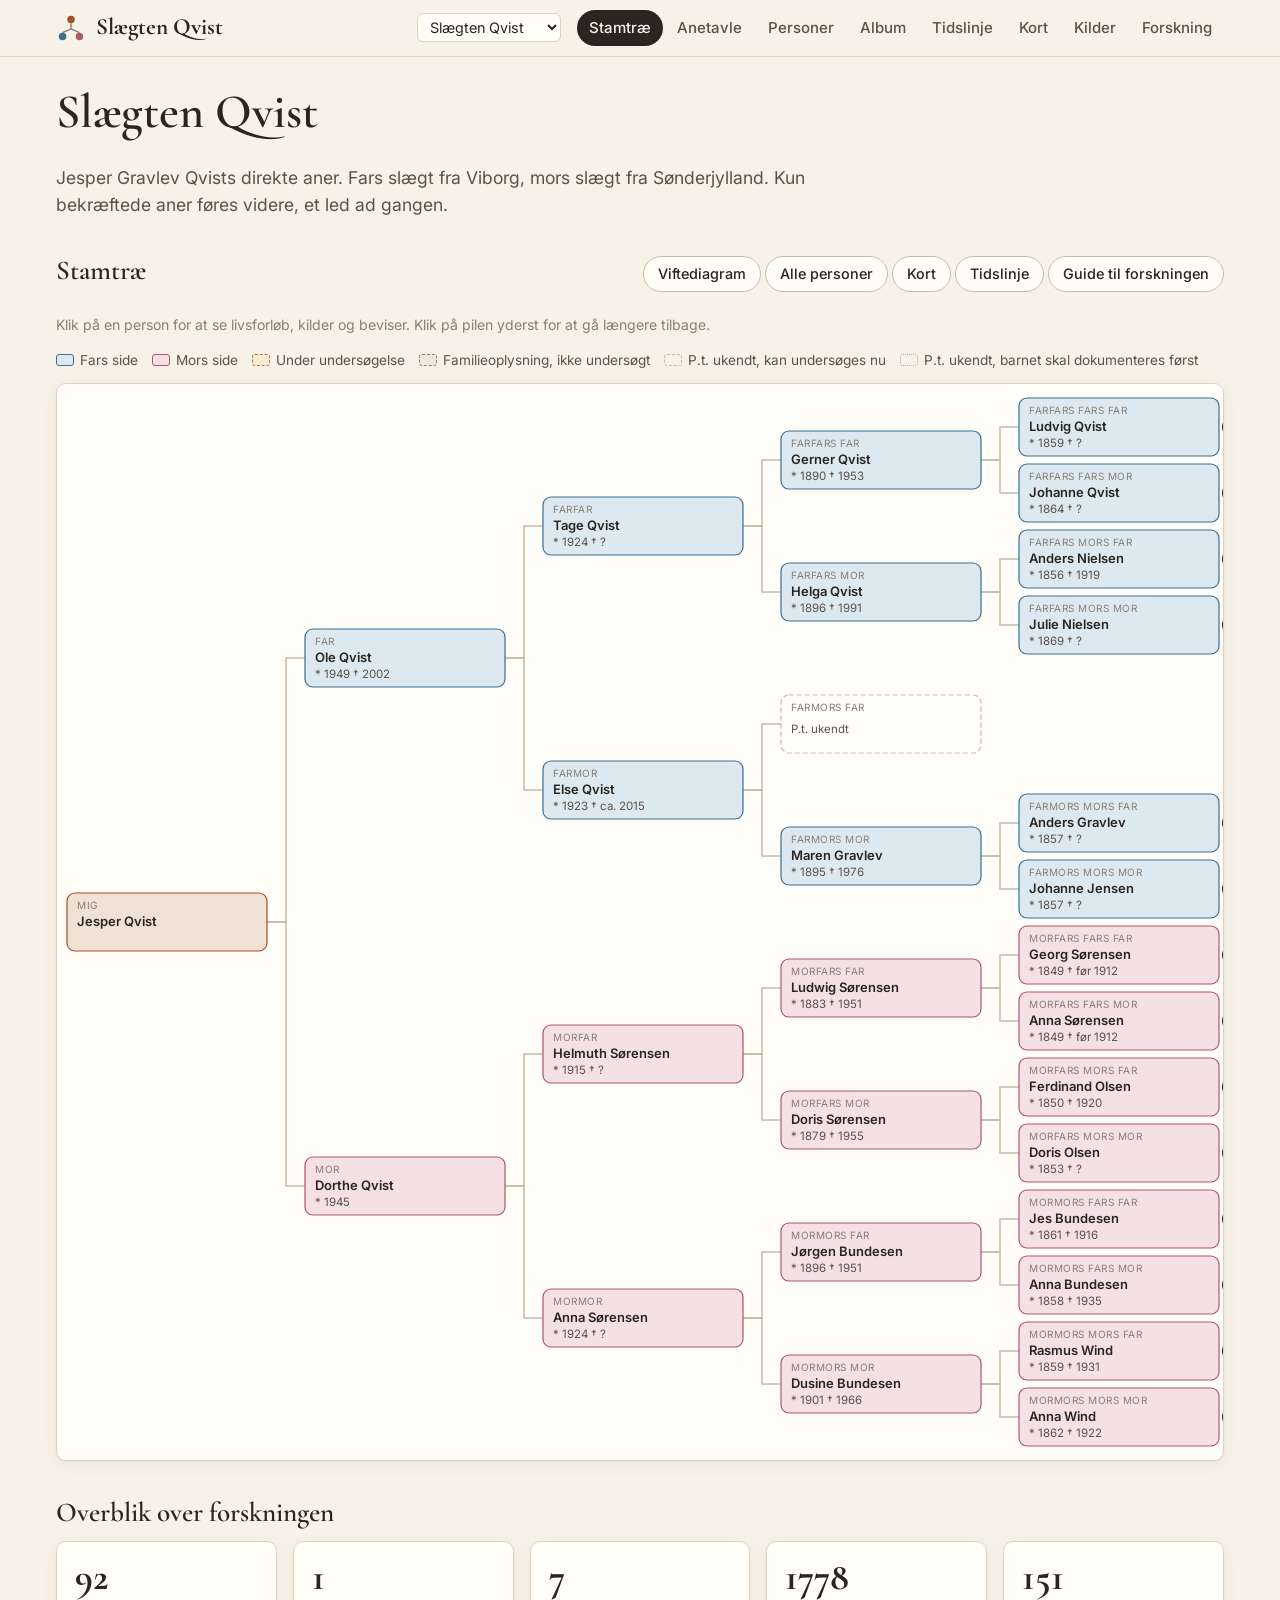
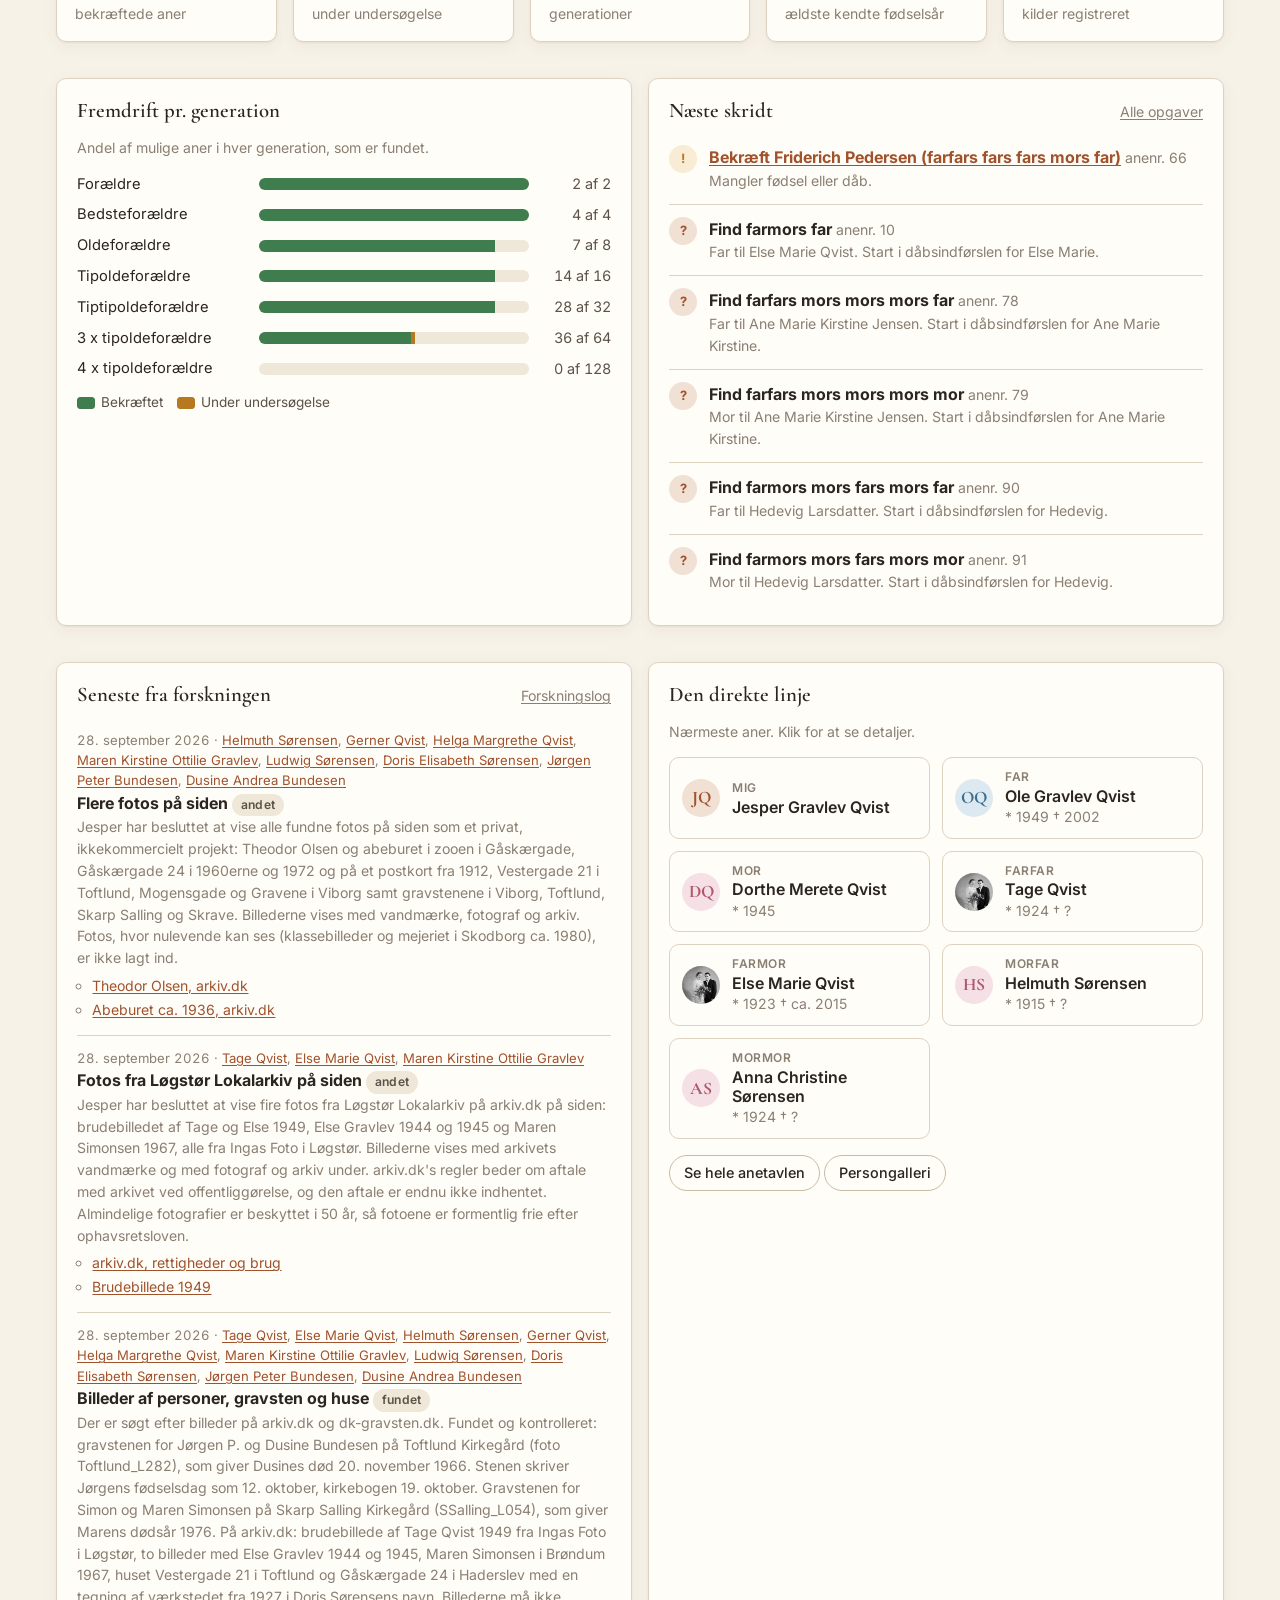
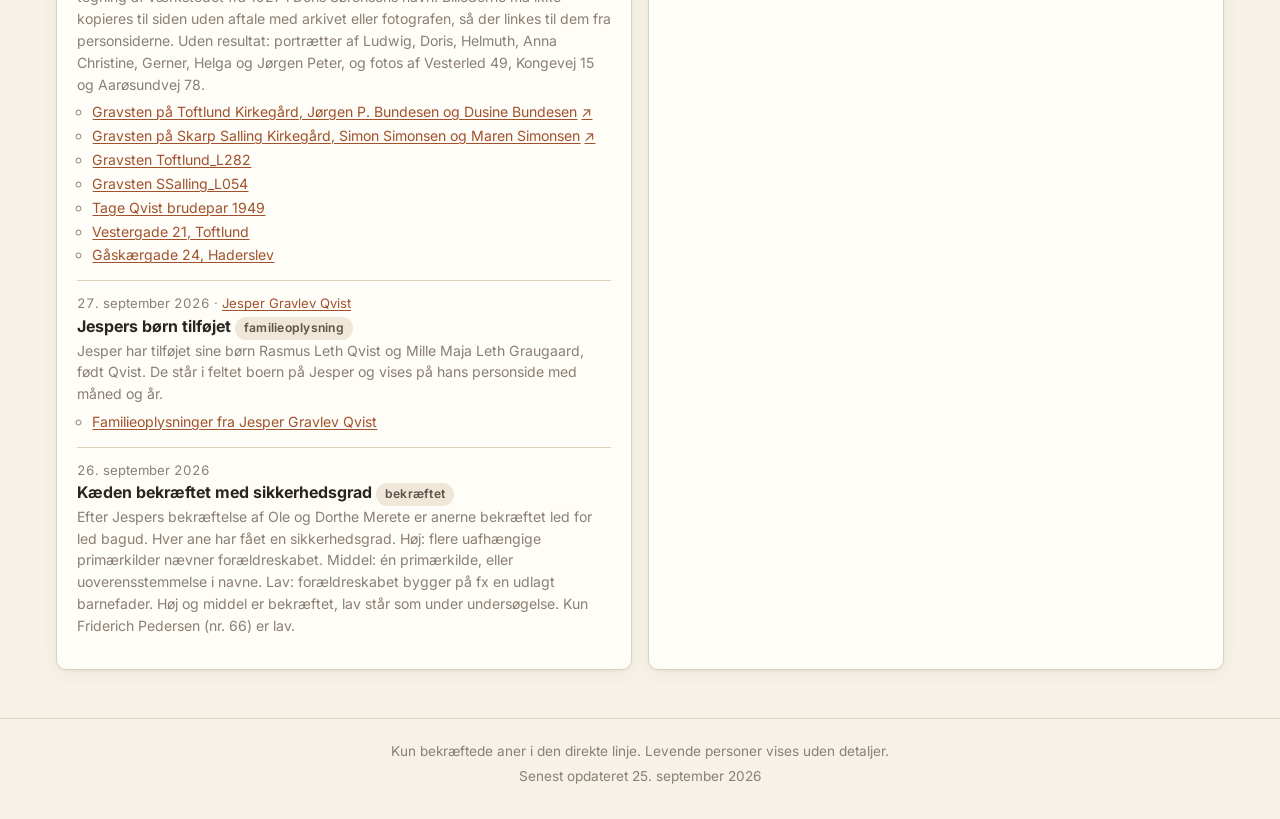
<file: index.html>
<!doctype html>
<html lang="da">
<head>
  <meta charset="utf-8">
  <title>Slægten Qvist</title>
  <meta http-equiv="refresh" content="0; url=docs/">
  <link rel="canonical" href="docs/">
</head>
<body style="font-family: system-ui, sans-serif; background: #f7f2e8; color: #2b2520; padding: 16px;">
  <p>Går til stamtræet. <a href="docs/">Klik her</a>, hvis der ikke sker noget.</p>
  <script>location.replace('docs/' + location.hash)</script>
</body>
</html>
</file>
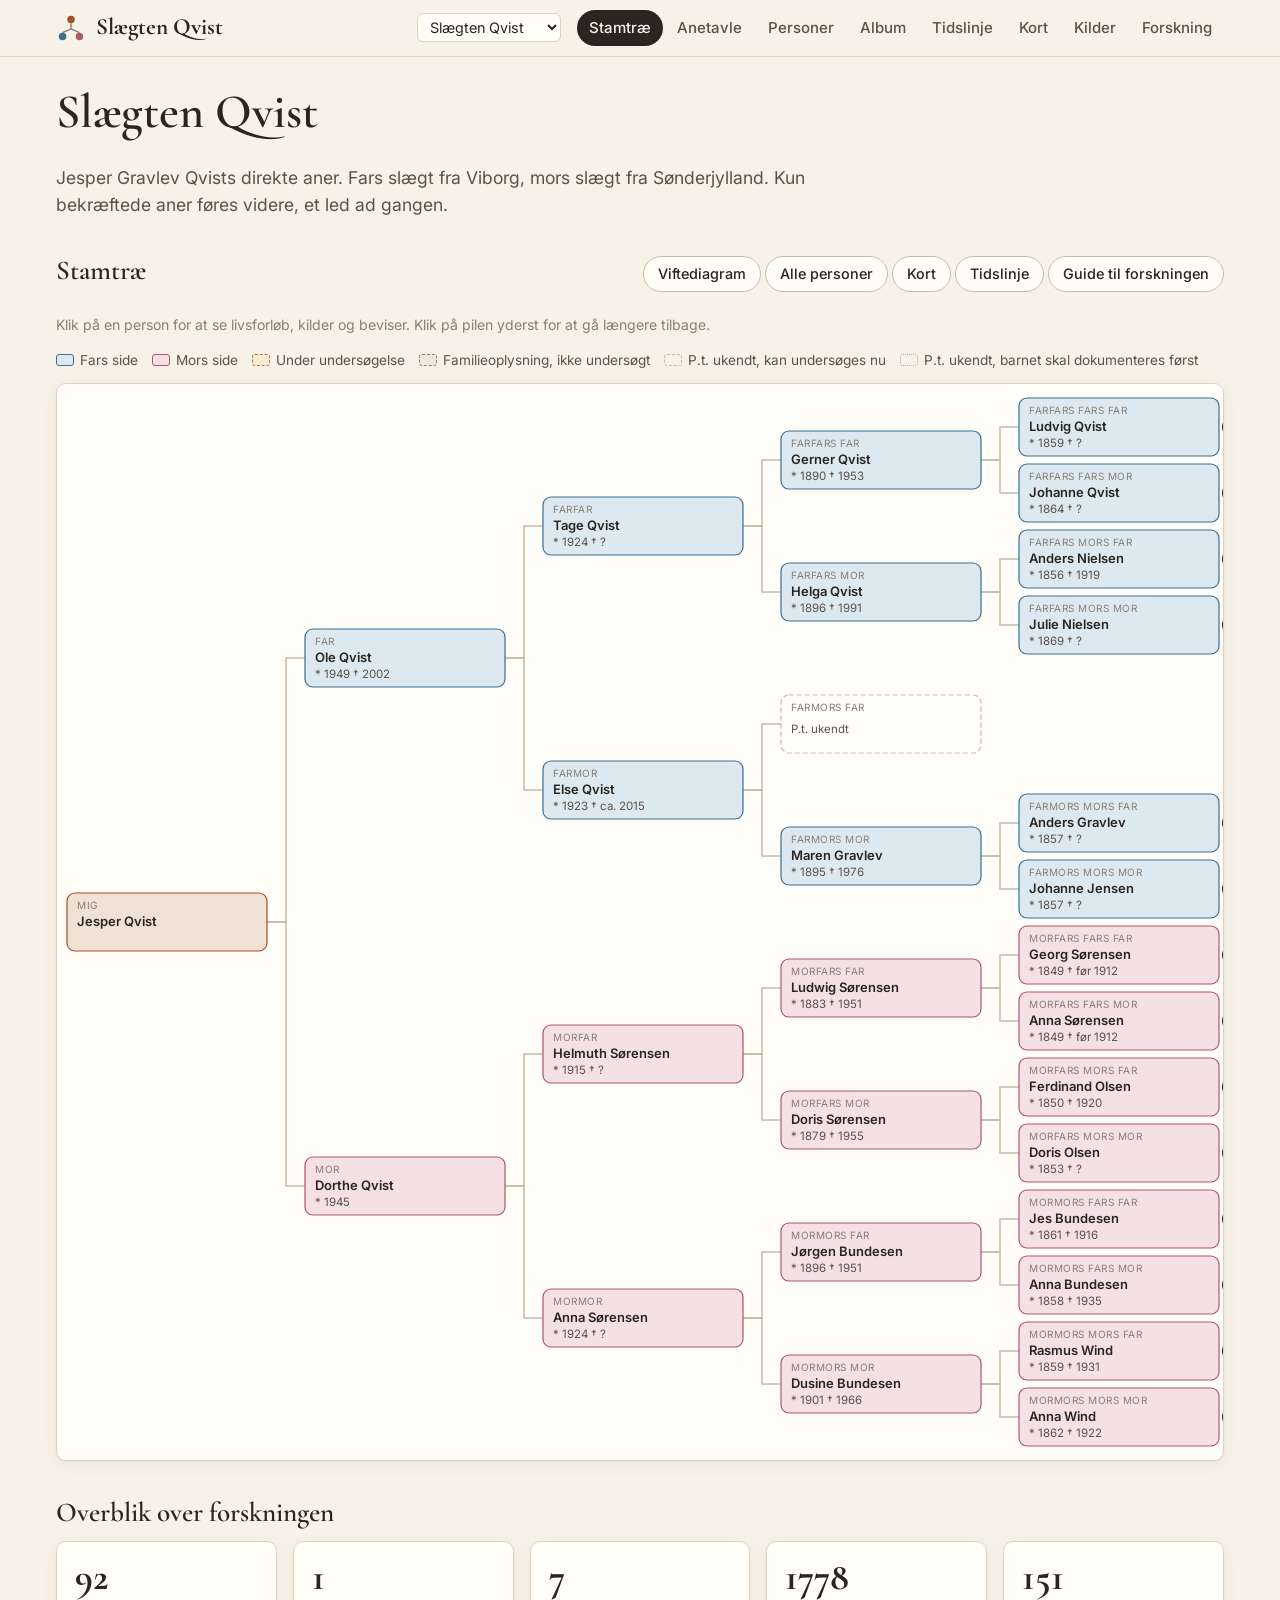
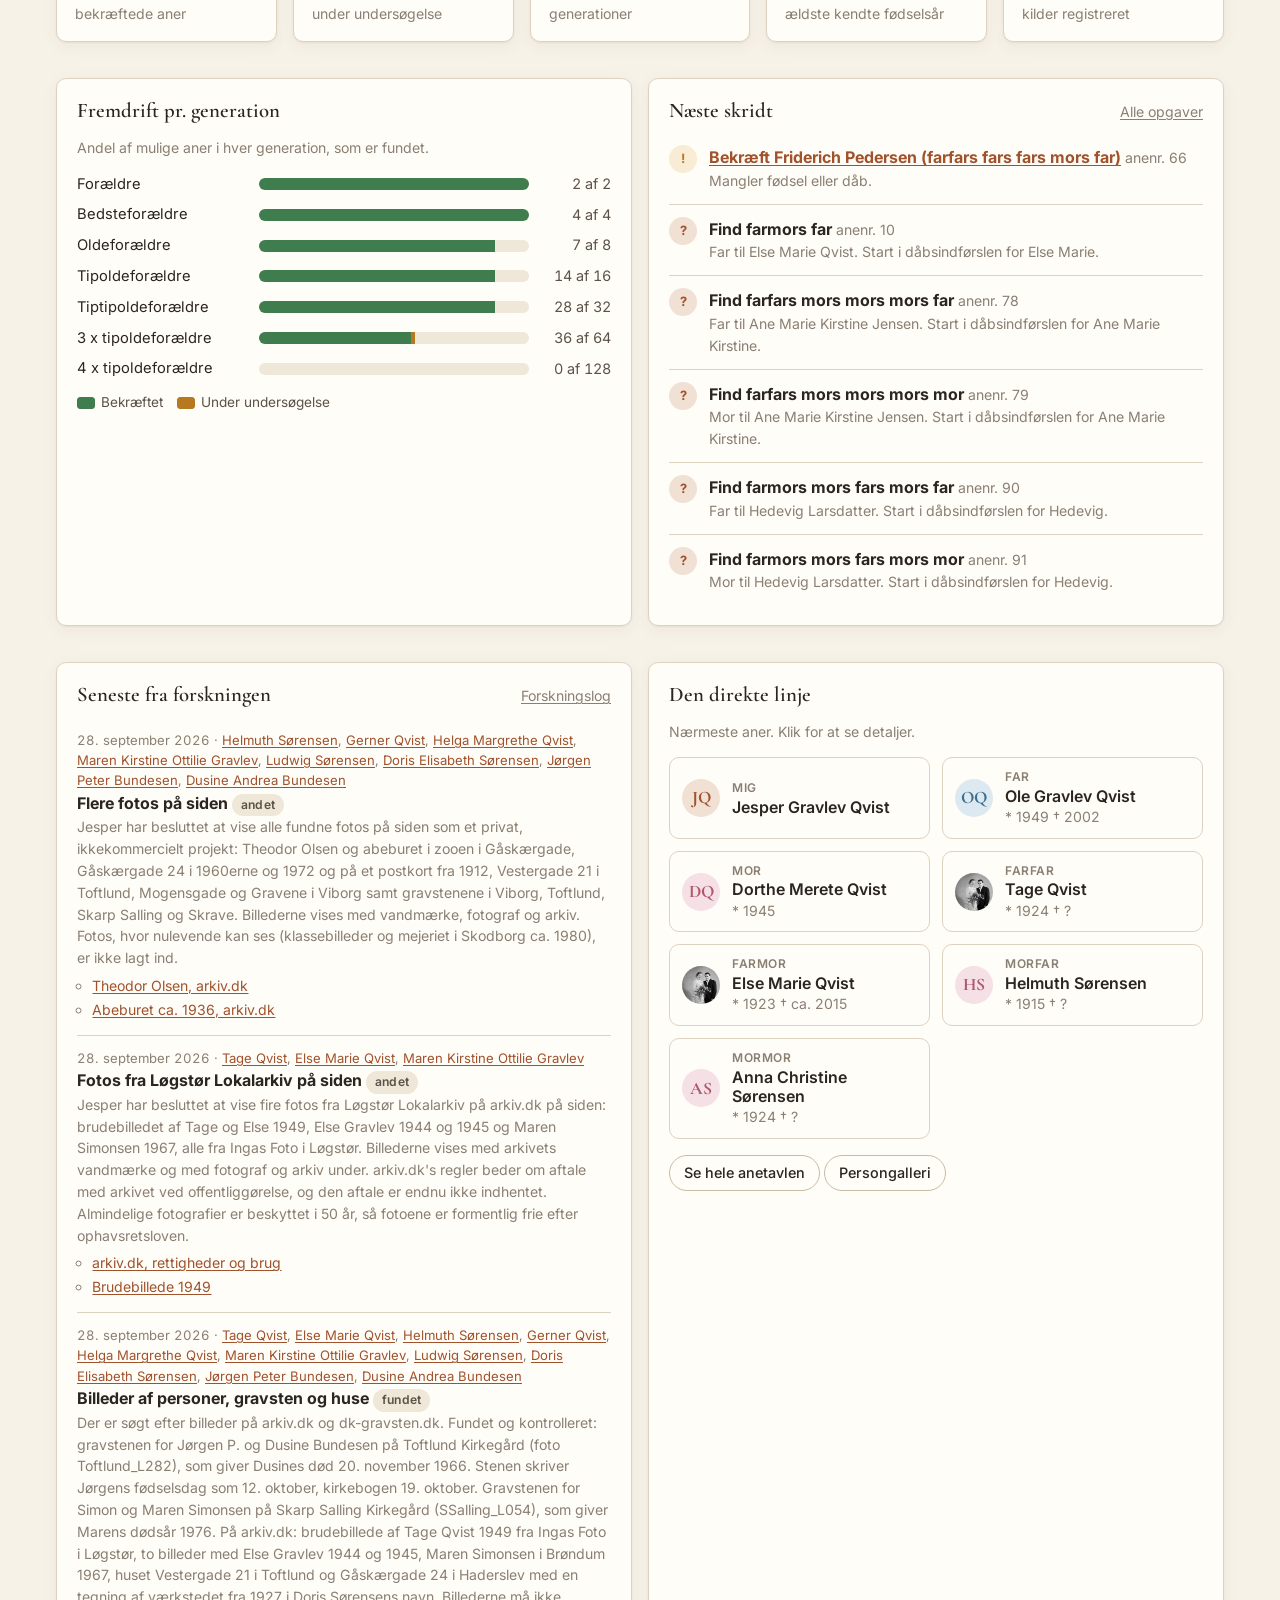
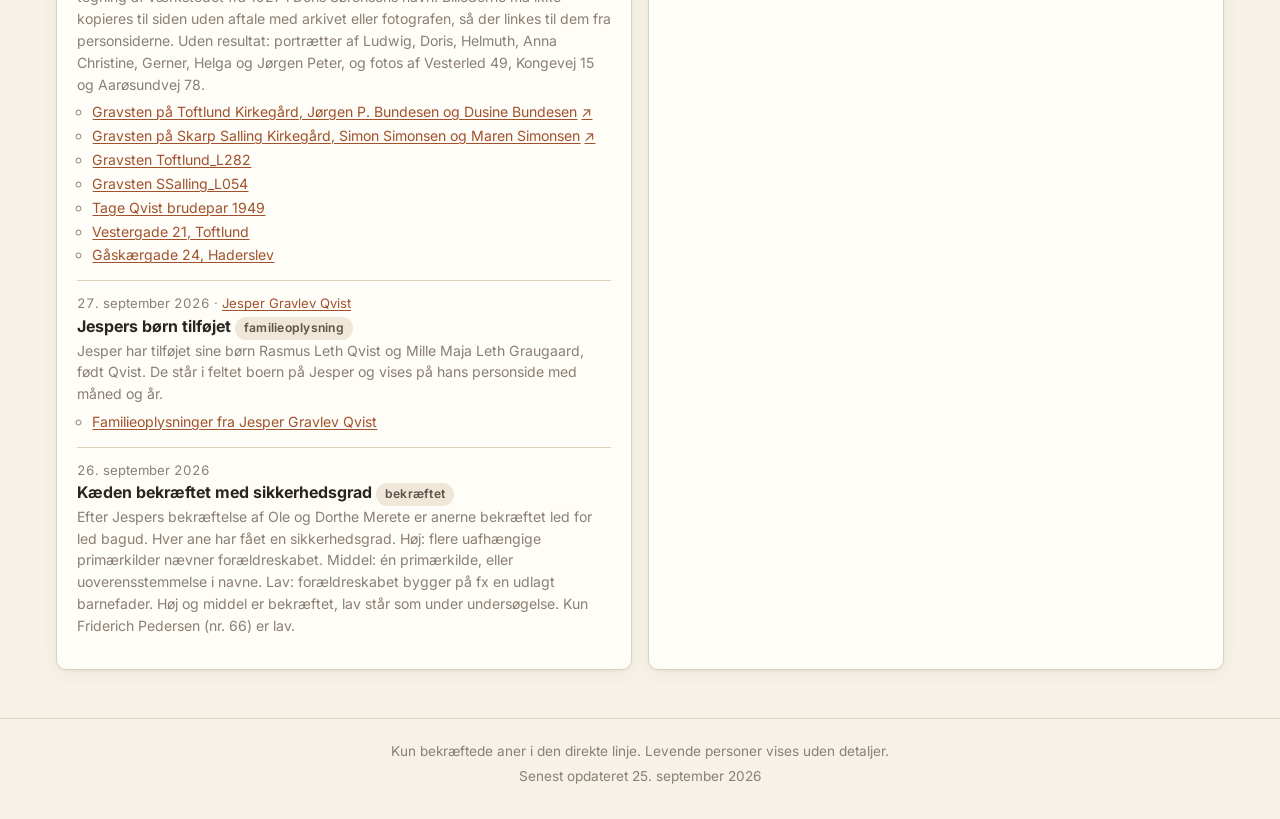
<file: docs/index.html>
<!doctype html>
<html lang="da">
<head>
  <meta charset="utf-8">
  <meta name="viewport" content="width=device-width, initial-scale=1">
  <title>Slægten</title>
  <meta name="description" content="Slægtsforskning i den direkte slægtslinje. Kun bekræftede aner.">
  <link rel="icon" href="data:image/svg+xml,%3Csvg xmlns='http://www.w3.org/2000/svg' viewBox='0 0 64 64'%3E%3Ccircle cx='32' cy='14' r='8' fill='%23a0522d'/%3E%3Ccircle cx='14' cy='50' r='8' fill='%233b6e8f'/%3E%3Ccircle cx='50' cy='50' r='8' fill='%23b0566b'/%3E%3Cpath d='M32 22v12M32 34L14 42M32 34l18 8' stroke='%23555' stroke-width='3' fill='none'/%3E%3C/svg%3E">
  <link rel="preconnect" href="https://fonts.googleapis.com">
  <link rel="preconnect" href="https://fonts.gstatic.com" crossorigin>
  <link href="https://fonts.googleapis.com/css2?family=Cormorant+Garamond:wght@500;600;700&family=Inter:wght@400;500;600&display=swap" rel="stylesheet">
  <link rel="stylesheet" href="assets/vendor/leaflet/leaflet.css">
  <link rel="stylesheet" href="assets/css/style.css?v=202609281426">
</head>
<body>
  <a class="spring" href="#indhold">Spring til indhold</a>
  <header class="top">
    <div class="top-indre">
      <a class="logo" href="#/">
        <svg viewBox="0 0 64 64" aria-hidden="true"><circle cx="32" cy="14" r="8" class="l1"/><circle cx="14" cy="50" r="8" class="l2"/><circle cx="50" cy="50" r="8" class="l3"/><path d="M32 22v12M32 34L14 42M32 34l18 8" class="l4"/></svg>
        <span id="logo-titel">Slægten</span>
      </a>
      <select id="trae-vaelger" class="trae-vaelger" aria-label="Vælg træ" hidden></select>
      <button class="menu-knap" id="menu-knap" aria-expanded="false" aria-controls="hovedmenu">Menu</button>
      <nav id="hovedmenu" class="hovedmenu" aria-label="Hovedmenu">
        <a href="#/" data-rute="">Stamtræ</a>
        <a href="#/anetavle" data-rute="anetavle">Anetavle</a>
        <a href="#/galleri" data-rute="galleri">Personer</a>
        <a href="#/album" data-rute="album">Album</a>
        <a href="#/tidslinje" data-rute="tidslinje">Tidslinje</a>
        <a href="#/kort" data-rute="kort">Kort</a>
        <a href="#/kilder" data-rute="kilder">Kilder</a>
        <a href="#/forskning" data-rute="forskning">Forskning</a>
      </nav>
    </div>
  </header>

  <main id="indhold" class="indhold" tabindex="-1">
    <p class="indlaeser">Indlæser slægtsdata ...</p>
  </main>

  <footer class="bund">
    <p>Kun bekræftede aner i den direkte linje. Levende personer vises uden detaljer.</p>
    <p id="opdateret"></p>
  </footer>

  <script src="assets/vendor/leaflet/leaflet.js" defer></script>
  <script src="assets/js/app.js?v=202609281426" defer></script>
</body>
</html>
</file>
<file: docs/assets/vendor/leaflet/leaflet.css>
/* required styles */

.leaflet-pane,
.leaflet-tile,
.leaflet-marker-icon,
.leaflet-marker-shadow,
.leaflet-tile-container,
.leaflet-pane > svg,
.leaflet-pane > canvas,
.leaflet-zoom-box,
.leaflet-image-layer,
.leaflet-layer {
	position: absolute;
	left: 0;
	top: 0;
	}
.leaflet-container {
	overflow: hidden;
	}
.leaflet-tile,
.leaflet-marker-icon,
.leaflet-marker-shadow {
	-webkit-user-select: none;
	   -moz-user-select: none;
	        user-select: none;
	  -webkit-user-drag: none;
	}
/* Prevents IE11 from highlighting tiles in blue */
.leaflet-tile::selection {
	background: transparent;
}
/* Safari renders non-retina tile on retina better with this, but Chrome is worse */
.leaflet-safari .leaflet-tile {
	image-rendering: -webkit-optimize-contrast;
	}
/* hack that prevents hw layers "stretching" when loading new tiles */
.leaflet-safari .leaflet-tile-container {
	width: 1600px;
	height: 1600px;
	-webkit-transform-origin: 0 0;
	}
.leaflet-marker-icon,
.leaflet-marker-shadow {
	display: block;
	}
/* .leaflet-container svg: reset svg max-width decleration shipped in Joomla! (joomla.org) 3.x */
/* .leaflet-container img: map is broken in FF if you have max-width: 100% on tiles */
.leaflet-container .leaflet-overlay-pane svg {
	max-width: none !important;
	max-height: none !important;
	}
.leaflet-container .leaflet-marker-pane img,
.leaflet-container .leaflet-shadow-pane img,
.leaflet-container .leaflet-tile-pane img,
.leaflet-container img.leaflet-image-layer,
.leaflet-container .leaflet-tile {
	max-width: none !important;
	max-height: none !important;
	width: auto;
	padding: 0;
	}

.leaflet-container img.leaflet-tile {
	/* See: https://bugs.chromium.org/p/chromium/issues/detail?id=600120 */
	mix-blend-mode: plus-lighter;
}

.leaflet-container.leaflet-touch-zoom {
	-ms-touch-action: pan-x pan-y;
	touch-action: pan-x pan-y;
	}
.leaflet-container.leaflet-touch-drag {
	-ms-touch-action: pinch-zoom;
	/* Fallback for FF which doesn't support pinch-zoom */
	touch-action: none;
	touch-action: pinch-zoom;
}
.leaflet-container.leaflet-touch-drag.leaflet-touch-zoom {
	-ms-touch-action: none;
	touch-action: none;
}
.leaflet-container {
	-webkit-tap-highlight-color: transparent;
}
.leaflet-container a {
	-webkit-tap-highlight-color: rgba(51, 181, 229, 0.4);
}
.leaflet-tile {
	filter: inherit;
	visibility: hidden;
	}
.leaflet-tile-loaded {
	visibility: inherit;
	}
.leaflet-zoom-box {
	width: 0;
	height: 0;
	-moz-box-sizing: border-box;
	     box-sizing: border-box;
	z-index: 800;
	}
/* workaround for https://bugzilla.mozilla.org/show_bug.cgi?id=888319 */
.leaflet-overlay-pane svg {
	-moz-user-select: none;
	}

.leaflet-pane         { z-index: 400; }

.leaflet-tile-pane    { z-index: 200; }
.leaflet-overlay-pane { z-index: 400; }
.leaflet-shadow-pane  { z-index: 500; }
.leaflet-marker-pane  { z-index: 600; }
.leaflet-tooltip-pane   { z-index: 650; }
.leaflet-popup-pane   { z-index: 700; }

.leaflet-map-pane canvas { z-index: 100; }
.leaflet-map-pane svg    { z-index: 200; }

.leaflet-vml-shape {
	width: 1px;
	height: 1px;
	}
.lvml {
	behavior: url(#default#VML);
	display: inline-block;
	position: absolute;
	}


/* control positioning */

.leaflet-control {
	position: relative;
	z-index: 800;
	pointer-events: visiblePainted; /* IE 9-10 doesn't have auto */
	pointer-events: auto;
	}
.leaflet-top,
.leaflet-bottom {
	position: absolute;
	z-index: 1000;
	pointer-events: none;
	}
.leaflet-top {
	top: 0;
	}
.leaflet-right {
	right: 0;
	}
.leaflet-bottom {
	bottom: 0;
	}
.leaflet-left {
	left: 0;
	}
.leaflet-control {
	float: left;
	clear: both;
	}
.leaflet-right .leaflet-control {
	float: right;
	}
.leaflet-top .leaflet-control {
	margin-top: 10px;
	}
.leaflet-bottom .leaflet-control {
	margin-bottom: 10px;
	}
.leaflet-left .leaflet-control {
	margin-left: 10px;
	}
.leaflet-right .leaflet-control {
	margin-right: 10px;
	}


/* zoom and fade animations */

.leaflet-fade-anim .leaflet-popup {
	opacity: 0;
	-webkit-transition: opacity 0.2s linear;
	   -moz-transition: opacity 0.2s linear;
	        transition: opacity 0.2s linear;
	}
.leaflet-fade-anim .leaflet-map-pane .leaflet-popup {
	opacity: 1;
	}
.leaflet-zoom-animated {
	-webkit-transform-origin: 0 0;
	    -ms-transform-origin: 0 0;
	        transform-origin: 0 0;
	}
svg.leaflet-zoom-animated {
	will-change: transform;
}

.leaflet-zoom-anim .leaflet-zoom-animated {
	-webkit-transition: -webkit-transform 0.25s cubic-bezier(0,0,0.25,1);
	   -moz-transition:    -moz-transform 0.25s cubic-bezier(0,0,0.25,1);
	        transition:         transform 0.25s cubic-bezier(0,0,0.25,1);
	}
.leaflet-zoom-anim .leaflet-tile,
.leaflet-pan-anim .leaflet-tile {
	-webkit-transition: none;
	   -moz-transition: none;
	        transition: none;
	}

.leaflet-zoom-anim .leaflet-zoom-hide {
	visibility: hidden;
	}


/* cursors */

.leaflet-interactive {
	cursor: pointer;
	}
.leaflet-grab {
	cursor: -webkit-grab;
	cursor:    -moz-grab;
	cursor:         grab;
	}
.leaflet-crosshair,
.leaflet-crosshair .leaflet-interactive {
	cursor: crosshair;
	}
.leaflet-popup-pane,
.leaflet-control {
	cursor: auto;
	}
.leaflet-dragging .leaflet-grab,
.leaflet-dragging .leaflet-grab .leaflet-interactive,
.leaflet-dragging .leaflet-marker-draggable {
	cursor: move;
	cursor: -webkit-grabbing;
	cursor:    -moz-grabbing;
	cursor:         grabbing;
	}

/* marker & overlays interactivity */
.leaflet-marker-icon,
.leaflet-marker-shadow,
.leaflet-image-layer,
.leaflet-pane > svg path,
.leaflet-tile-container {
	pointer-events: none;
	}

.leaflet-marker-icon.leaflet-interactive,
.leaflet-image-layer.leaflet-interactive,
.leaflet-pane > svg path.leaflet-interactive,
svg.leaflet-image-layer.leaflet-interactive path {
	pointer-events: visiblePainted; /* IE 9-10 doesn't have auto */
	pointer-events: auto;
	}

/* visual tweaks */

.leaflet-container {
	background: #ddd;
	outline-offset: 1px;
	}
.leaflet-container a {
	color: #0078A8;
	}
.leaflet-zoom-box {
	border: 2px dotted #38f;
	background: rgba(255,255,255,0.5);
	}


/* general typography */
.leaflet-container {
	font-family: "Helvetica Neue", Arial, Helvetica, sans-serif;
	font-size: 12px;
	font-size: 0.75rem;
	line-height: 1.5;
	}


/* general toolbar styles */

.leaflet-bar {
	box-shadow: 0 1px 5px rgba(0,0,0,0.65);
	border-radius: 4px;
	}
.leaflet-bar a {
	background-color: #fff;
	border-bottom: 1px solid #ccc;
	width: 26px;
	height: 26px;
	line-height: 26px;
	display: block;
	text-align: center;
	text-decoration: none;
	color: black;
	}
.leaflet-bar a,
.leaflet-control-layers-toggle {
	background-position: 50% 50%;
	background-repeat: no-repeat;
	display: block;
	}
.leaflet-bar a:hover,
.leaflet-bar a:focus {
	background-color: #f4f4f4;
	}
.leaflet-bar a:first-child {
	border-top-left-radius: 4px;
	border-top-right-radius: 4px;
	}
.leaflet-bar a:last-child {
	border-bottom-left-radius: 4px;
	border-bottom-right-radius: 4px;
	border-bottom: none;
	}
.leaflet-bar a.leaflet-disabled {
	cursor: default;
	background-color: #f4f4f4;
	color: #bbb;
	}

.leaflet-touch .leaflet-bar a {
	width: 30px;
	height: 30px;
	line-height: 30px;
	}
.leaflet-touch .leaflet-bar a:first-child {
	border-top-left-radius: 2px;
	border-top-right-radius: 2px;
	}
.leaflet-touch .leaflet-bar a:last-child {
	border-bottom-left-radius: 2px;
	border-bottom-right-radius: 2px;
	}

/* zoom control */

.leaflet-control-zoom-in,
.leaflet-control-zoom-out {
	font: bold 18px 'Lucida Console', Monaco, monospace;
	text-indent: 1px;
	}

.leaflet-touch .leaflet-control-zoom-in, .leaflet-touch .leaflet-control-zoom-out  {
	font-size: 22px;
	}


/* layers control */

.leaflet-control-layers {
	box-shadow: 0 1px 5px rgba(0,0,0,0.4);
	background: #fff;
	border-radius: 5px;
	}
.leaflet-control-layers-toggle {
	background-image: url(images/layers.png);
	width: 36px;
	height: 36px;
	}
.leaflet-retina .leaflet-control-layers-toggle {
	background-image: url(images/layers-2x.png);
	background-size: 26px 26px;
	}
.leaflet-touch .leaflet-control-layers-toggle {
	width: 44px;
	height: 44px;
	}
.leaflet-control-layers .leaflet-control-layers-list,
.leaflet-control-layers-expanded .leaflet-control-layers-toggle {
	display: none;
	}
.leaflet-control-layers-expanded .leaflet-control-layers-list {
	display: block;
	position: relative;
	}
.leaflet-control-layers-expanded {
	padding: 6px 10px 6px 6px;
	color: #333;
	background: #fff;
	}
.leaflet-control-layers-scrollbar {
	overflow-y: scroll;
	overflow-x: hidden;
	padding-right: 5px;
	}
.leaflet-control-layers-selector {
	margin-top: 2px;
	position: relative;
	top: 1px;
	}
.leaflet-control-layers label {
	display: block;
	font-size: 13px;
	font-size: 1.08333em;
	}
.leaflet-control-layers-separator {
	height: 0;
	border-top: 1px solid #ddd;
	margin: 5px -10px 5px -6px;
	}

/* Default icon URLs */
.leaflet-default-icon-path { /* used only in path-guessing heuristic, see L.Icon.Default */
	background-image: url(images/marker-icon.png);
	}


/* attribution and scale controls */

.leaflet-container .leaflet-control-attribution {
	background: #fff;
	background: rgba(255, 255, 255, 0.8);
	margin: 0;
	}
.leaflet-control-attribution,
.leaflet-control-scale-line {
	padding: 0 5px;
	color: #333;
	line-height: 1.4;
	}
.leaflet-control-attribution a {
	text-decoration: none;
	}
.leaflet-control-attribution a:hover,
.leaflet-control-attribution a:focus {
	text-decoration: underline;
	}
.leaflet-attribution-flag {
	display: inline !important;
	vertical-align: baseline !important;
	width: 1em;
	height: 0.6669em;
	}
.leaflet-left .leaflet-control-scale {
	margin-left: 5px;
	}
.leaflet-bottom .leaflet-control-scale {
	margin-bottom: 5px;
	}
.leaflet-control-scale-line {
	border: 2px solid #777;
	border-top: none;
	line-height: 1.1;
	padding: 2px 5px 1px;
	white-space: nowrap;
	-moz-box-sizing: border-box;
	     box-sizing: border-box;
	background: rgba(255, 255, 255, 0.8);
	text-shadow: 1px 1px #fff;
	}
.leaflet-control-scale-line:not(:first-child) {
	border-top: 2px solid #777;
	border-bottom: none;
	margin-top: -2px;
	}
.leaflet-control-scale-line:not(:first-child):not(:last-child) {
	border-bottom: 2px solid #777;
	}

.leaflet-touch .leaflet-control-attribution,
.leaflet-touch .leaflet-control-layers,
.leaflet-touch .leaflet-bar {
	box-shadow: none;
	}
.leaflet-touch .leaflet-control-layers,
.leaflet-touch .leaflet-bar {
	border: 2px solid rgba(0,0,0,0.2);
	background-clip: padding-box;
	}


/* popup */

.leaflet-popup {
	position: absolute;
	text-align: center;
	margin-bottom: 20px;
	}
.leaflet-popup-content-wrapper {
	padding: 1px;
	text-align: left;
	border-radius: 12px;
	}
.leaflet-popup-content {
	margin: 13px 24px 13px 20px;
	line-height: 1.3;
	font-size: 13px;
	font-size: 1.08333em;
	min-height: 1px;
	}
.leaflet-popup-content p {
	margin: 17px 0;
	margin: 1.3em 0;
	}
.leaflet-popup-tip-container {
	width: 40px;
	height: 20px;
	position: absolute;
	left: 50%;
	margin-top: -1px;
	margin-left: -20px;
	overflow: hidden;
	pointer-events: none;
	}
.leaflet-popup-tip {
	width: 17px;
	height: 17px;
	padding: 1px;

	margin: -10px auto 0;
	pointer-events: auto;

	-webkit-transform: rotate(45deg);
	   -moz-transform: rotate(45deg);
	    -ms-transform: rotate(45deg);
	        transform: rotate(45deg);
	}
.leaflet-popup-content-wrapper,
.leaflet-popup-tip {
	background: white;
	color: #333;
	box-shadow: 0 3px 14px rgba(0,0,0,0.4);
	}
.leaflet-container a.leaflet-popup-close-button {
	position: absolute;
	top: 0;
	right: 0;
	border: none;
	text-align: center;
	width: 24px;
	height: 24px;
	font: 16px/24px Tahoma, Verdana, sans-serif;
	color: #757575;
	text-decoration: none;
	background: transparent;
	}
.leaflet-container a.leaflet-popup-close-button:hover,
.leaflet-container a.leaflet-popup-close-button:focus {
	color: #585858;
	}
.leaflet-popup-scrolled {
	overflow: auto;
	}

.leaflet-oldie .leaflet-popup-content-wrapper {
	-ms-zoom: 1;
	}
.leaflet-oldie .leaflet-popup-tip {
	width: 24px;
	margin: 0 auto;

	-ms-filter: "progid:DXImageTransform.Microsoft.Matrix(M11=0.70710678, M12=0.70710678, M21=-0.70710678, M22=0.70710678)";
	filter: progid:DXImageTransform.Microsoft.Matrix(M11=0.70710678, M12=0.70710678, M21=-0.70710678, M22=0.70710678);
	}

.leaflet-oldie .leaflet-control-zoom,
.leaflet-oldie .leaflet-control-layers,
.leaflet-oldie .leaflet-popup-content-wrapper,
.leaflet-oldie .leaflet-popup-tip {
	border: 1px solid #999;
	}


/* div icon */

.leaflet-div-icon {
	background: #fff;
	border: 1px solid #666;
	}


/* Tooltip */
/* Base styles for the element that has a tooltip */
.leaflet-tooltip {
	position: absolute;
	padding: 6px;
	background-color: #fff;
	border: 1px solid #fff;
	border-radius: 3px;
	color: #222;
	white-space: nowrap;
	-webkit-user-select: none;
	-moz-user-select: none;
	-ms-user-select: none;
	user-select: none;
	pointer-events: none;
	box-shadow: 0 1px 3px rgba(0,0,0,0.4);
	}
.leaflet-tooltip.leaflet-interactive {
	cursor: pointer;
	pointer-events: auto;
	}
.leaflet-tooltip-top:before,
.leaflet-tooltip-bottom:before,
.leaflet-tooltip-left:before,
.leaflet-tooltip-right:before {
	position: absolute;
	pointer-events: none;
	border: 6px solid transparent;
	background: transparent;
	content: "";
	}

/* Directions */

.leaflet-tooltip-bottom {
	margin-top: 6px;
}
.leaflet-tooltip-top {
	margin-top: -6px;
}
.leaflet-tooltip-bottom:before,
.leaflet-tooltip-top:before {
	left: 50%;
	margin-left: -6px;
	}
.leaflet-tooltip-top:before {
	bottom: 0;
	margin-bottom: -12px;
	border-top-color: #fff;
	}
.leaflet-tooltip-bottom:before {
	top: 0;
	margin-top: -12px;
	margin-left: -6px;
	border-bottom-color: #fff;
	}
.leaflet-tooltip-left {
	margin-left: -6px;
}
.leaflet-tooltip-right {
	margin-left: 6px;
}
.leaflet-tooltip-left:before,
.leaflet-tooltip-right:before {
	top: 50%;
	margin-top: -6px;
	}
.leaflet-tooltip-left:before {
	right: 0;
	margin-right: -12px;
	border-left-color: #fff;
	}
.leaflet-tooltip-right:before {
	left: 0;
	margin-left: -12px;
	border-right-color: #fff;
	}

/* Printing */

@media print {
	/* Prevent printers from removing background-images of controls. */
	.leaflet-control {
		-webkit-print-color-adjust: exact;
		print-color-adjust: exact;
		}
	}
</file>
<file: docs/assets/css/style.css>
/* Slægten. Stilark */

:root {
  --papir: #f7f2e8;
  --papir-2: #efe7d7;
  --flade: #fffdf8;
  --blaek: #2b2520;
  --blaek-2: #5c5248;
  --blaek-3: #8a7f73;
  --streg: #ddd2bf;
  --streg-2: #c9bba3;
  --accent: #a0522d;
  --accent-2: #7d3e21;
  --far: #3b6e8f;
  --far-lys: #dde9f1;
  --mor: #b0566b;
  --mor-lys: #f4e0e5;
  --rod: #a0522d;
  --rod-lys: #f1e0d4;
  --ok: #3f7d4e;
  --ok-lys: #e0efe3;
  --vent: #b7791f;
  --vent-lys: #f8ecd4;
  --laast: #b9b0a3;
  --skygge: 0 1px 2px rgba(60, 40, 20, .06), 0 4px 16px rgba(60, 40, 20, .06);
  --radius: 10px;
  --serif: "Cormorant Garamond", Georgia, "Times New Roman", serif;
  --sans: Inter, system-ui, -apple-system, "Segoe UI", Roboto, sans-serif;
  color-scheme: light;
}

@media (prefers-color-scheme: dark) {
  :root:not([data-theme="light"]) {
    --papir: #1c1916;
    --papir-2: #25211d;
    --flade: #2a2622;
    --blaek: #f0e9dd;
    --blaek-2: #c9bfb1;
    --blaek-3: #968b7d;
    --streg: #3e3831;
    --streg-2: #564d43;
    --accent: #e0915f;
    --accent-2: #f0ac80;
    --far: #7fb0d0;
    --far-lys: #22323d;
    --mor: #e08da0;
    --mor-lys: #3d262c;
    --rod: #e0915f;
    --rod-lys: #3e2c21;
    --ok: #7fc28f;
    --ok-lys: #203326;
    --vent: #e6b25a;
    --vent-lys: #3a2f1c;
    --laast: #5a534b;
    --skygge: 0 1px 2px rgba(0, 0, 0, .3), 0 4px 16px rgba(0, 0, 0, .25);
    color-scheme: dark;
  }
}

:root[data-theme="dark"] {
  --papir: #1c1916;
  --papir-2: #25211d;
  --flade: #2a2622;
  --blaek: #f0e9dd;
  --blaek-2: #c9bfb1;
  --blaek-3: #968b7d;
  --streg: #3e3831;
  --streg-2: #564d43;
  --accent: #e0915f;
  --accent-2: #f0ac80;
  --far: #7fb0d0;
  --far-lys: #22323d;
  --mor: #e08da0;
  --mor-lys: #3d262c;
  --rod: #e0915f;
  --rod-lys: #3e2c21;
  --ok: #7fc28f;
  --ok-lys: #203326;
  --vent: #e6b25a;
  --vent-lys: #3a2f1c;
  --laast: #5a534b;
  --skygge: 0 1px 2px rgba(0, 0, 0, .3), 0 4px 16px rgba(0, 0, 0, .25);
  color-scheme: dark;
}

* { box-sizing: border-box; }

html { -webkit-text-size-adjust: 100%; }

body {
  margin: 0;
  background: var(--papir);
  color: var(--blaek);
  font-family: var(--sans);
  font-size: 16px;
  line-height: 1.55;
  min-height: 100vh;
  display: flex;
  flex-direction: column;
}

a { color: var(--accent); text-decoration-thickness: 1px; text-underline-offset: 2px; }
a:hover { color: var(--accent-2); }

h1, h2, h3 { font-family: var(--serif); font-weight: 600; line-height: 1.15; margin: 0 0 .5em; }
h1 { font-size: clamp(2rem, 5vw, 3rem); }
h2 { font-size: 1.7rem; margin-top: 1.6em; }
h3 { font-size: 1.3rem; }

.spring { position: absolute; left: -999px; }
.spring:focus { left: 16px; top: 8px; z-index: 100; background: var(--flade); padding: 8px 12px; }

/* Top */
.top {
  position: sticky; top: 0; z-index: 1000;
  background: color-mix(in srgb, var(--papir) 88%, transparent);
  backdrop-filter: blur(8px);
  border-bottom: 1px solid var(--streg);
}
.top-indre {
  max-width: 1200px; margin: 0 auto; padding: 10px 16px;
  display: flex; align-items: center; gap: 16px; flex-wrap: wrap;
}
.logo {
  display: flex; align-items: center; gap: 10px;
  font-family: var(--serif); font-size: 1.45rem; font-weight: 700;
  color: var(--blaek); text-decoration: none; margin-right: auto;
}
.logo svg { width: 30px; height: 30px; }
.logo .l1 { fill: var(--rod); }
.logo .l2 { fill: var(--far); }
.logo .l3 { fill: var(--mor); }
.logo .l4 { stroke: var(--blaek-3); stroke-width: 3; fill: none; }
.hovedmenu { display: flex; gap: 2px; flex-wrap: wrap; }
.hovedmenu a {
  color: var(--blaek-2); text-decoration: none; padding: 6px 12px; border-radius: 999px;
  font-size: .94rem; font-weight: 500;
}
.hovedmenu a:hover { background: var(--papir-2); color: var(--blaek); }
.hovedmenu a.aktiv { background: var(--blaek); color: var(--papir); }
.menu-knap {
  display: none; font: inherit; font-weight: 500; background: var(--flade); color: var(--blaek);
  border: 1px solid var(--streg-2); border-radius: 999px; padding: 6px 14px; cursor: pointer;
}

@media (max-width: 820px) {
  .menu-knap { display: block; }
  .hovedmenu { display: none; width: 100%; flex-direction: column; padding-bottom: 8px; }
  .hovedmenu.aaben { display: flex; }
  .hovedmenu a { border-radius: 8px; padding: 10px 12px; }
}

/* Indhold */
.indhold { flex: 1; width: 100%; max-width: 1200px; margin: 0 auto; padding: 28px 16px 48px; outline: none; }
.indlaeser { color: var(--blaek-3); }
.bund {
  border-top: 1px solid var(--streg); color: var(--blaek-3); font-size: .85rem;
  text-align: center; padding: 18px 16px 28px;
}
.bund p { margin: 4px 0; }

.ingress { font-size: 1.1rem; color: var(--blaek-2); max-width: 70ch; }
.lille { font-size: .88rem; color: var(--blaek-3); }
.muted { color: var(--blaek-3); }

.kort-flade {
  background: var(--flade); border: 1px solid var(--streg); border-radius: var(--radius);
  box-shadow: var(--skygge); padding: 20px;
}

.gitter { display: grid; gap: 16px; }
.gitter-2 { grid-template-columns: repeat(auto-fit, minmax(320px, 1fr)); }
.gitter-4 { grid-template-columns: repeat(auto-fit, minmax(170px, 1fr)); }

/* Nøgletal */
.tal { padding: 16px 18px; }
.tal .v { font-family: var(--serif); font-size: 2.4rem; font-weight: 700; line-height: 1; }
.tal .t { color: var(--blaek-3); font-size: .88rem; margin-top: 6px; }

/* Etiketter */
.maerke {
  display: inline-flex; align-items: center; gap: 6px;
  font-size: .76rem; font-weight: 600; letter-spacing: .02em;
  padding: 2px 9px; border-radius: 999px; white-space: nowrap;
}
.maerke::before { content: ""; width: 7px; height: 7px; border-radius: 50%; background: currentColor; }
.maerke.bekraeftet { background: var(--ok-lys); color: var(--ok); }
.maerke.undersoeges { background: var(--vent-lys); color: var(--vent); }
.maerke.levende { background: var(--papir-2); color: var(--blaek-2); }
.maerke.far { background: var(--far-lys); color: var(--far); }
.maerke.mor { background: var(--mor-lys); color: var(--mor); }
.maerke.rod { background: var(--rod-lys); color: var(--rod); }
.maerke.neutral { background: var(--papir-2); color: var(--blaek-2); }
.maerke.neutral::before { display: none; }

/* Generationsbjælker */
.gen-raekke { display: grid; grid-template-columns: 170px 1fr 70px; gap: 12px; align-items: center; margin: 8px 0; }
.gen-raekke .navn { font-size: .92rem; }
.gen-raekke .procent { text-align: right; font-variant-numeric: tabular-nums; font-size: .9rem; color: var(--blaek-2); }
.bjaelke { height: 12px; background: var(--papir-2); border-radius: 999px; overflow: hidden; display: flex; }
.bjaelke span { display: block; height: 100%; }
.bjaelke .b-ok { background: var(--ok); }
.bjaelke .b-vent { background: var(--vent); }
@media (max-width: 560px) {
  .gen-raekke { grid-template-columns: 1fr 60px; }
  .gen-raekke .bjaelke { grid-column: 1 / -1; grid-row: 2; }
}

/* Lister */
.liste { list-style: none; margin: 0; padding: 0; }
.liste > li { padding: 12px 0; border-top: 1px solid var(--streg); }
.liste > li:first-child { border-top: 0; }
.liste .dato { font-size: .82rem; color: var(--blaek-3); font-variant-numeric: tabular-nums; }

.skridt { display: flex; gap: 12px; align-items: flex-start; }
.skridt .ikon {
  flex: none; width: 28px; height: 28px; border-radius: 50%;
  display: grid; place-items: center; font-size: .8rem; font-weight: 700;
  background: var(--vent-lys); color: var(--vent);
}
.skridt .ikon.find { background: var(--rod-lys); color: var(--rod); }

/* Knapper og filtre */
.vaerktoej { display: flex; flex-wrap: wrap; gap: 10px; align-items: center; margin: 12px 0 20px; }
.vaerktoej label { font-size: .88rem; color: var(--blaek-2); display: flex; gap: 6px; align-items: center; }
input[type="search"], select {
  font: inherit; font-size: .92rem; color: var(--blaek);
  background: var(--flade); border: 1px solid var(--streg-2); border-radius: 8px; padding: 7px 10px;
}
input[type="search"] { min-width: 220px; flex: 1; max-width: 360px; }
.knap {
  font: inherit; font-size: .9rem; font-weight: 500; cursor: pointer;
  background: var(--flade); color: var(--blaek); border: 1px solid var(--streg-2);
  border-radius: 999px; padding: 6px 14px; text-decoration: none; display: inline-block;
}
.knap:hover { border-color: var(--blaek-3); color: var(--blaek); }
.knap.aktiv { background: var(--blaek); color: var(--papir); border-color: var(--blaek); }
.knapgruppe { display: inline-flex; gap: 4px; flex-wrap: wrap; }

/* Galleri */
.galleri { display: grid; gap: 16px; grid-template-columns: repeat(auto-fill, minmax(210px, 1fr)); }
.pkort {
  display: flex; flex-direction: column; text-decoration: none; color: inherit;
  background: var(--flade); border: 1px solid var(--streg); border-radius: var(--radius);
  box-shadow: var(--skygge); overflow: hidden; transition: transform .15s ease, box-shadow .15s ease;
}
.pkort:hover { transform: translateY(-2px); color: inherit; box-shadow: 0 2px 4px rgba(60,40,20,.08), 0 10px 24px rgba(60,40,20,.10); }
.pkort .foto { aspect-ratio: 4 / 5; background: var(--papir-2); position: relative; overflow: hidden; }
.pkort .foto img { width: 100%; height: 100%; object-fit: cover; display: block; filter: sepia(.15); }
.pkort .foto .nr {
  position: absolute; top: 8px; left: 8px; background: color-mix(in srgb, var(--flade) 90%, transparent);
  font-size: .75rem; font-weight: 600; padding: 2px 8px; border-radius: 999px; color: var(--blaek-2);
}
.pkort .tekst { padding: 12px 14px 14px; display: flex; flex-direction: column; gap: 4px; flex: 1; }
.pkort .relation { font-size: .78rem; text-transform: uppercase; letter-spacing: .06em; color: var(--blaek-3); font-weight: 600; }
.pkort .pnavn { font-family: var(--serif); font-size: 1.35rem; font-weight: 700; line-height: 1.1; }
.pkort .aar { font-size: .88rem; color: var(--blaek-2); }
.pkort .maerker { margin-top: auto; padding-top: 8px; display: flex; gap: 6px; flex-wrap: wrap; }
.monogram {
  width: 100%; height: 100%; display: grid; place-items: center;
  font-family: var(--serif); font-size: 3.6rem; font-weight: 700; color: var(--blaek-3);
}
.monogram.far { background: var(--far-lys); color: var(--far); }
.monogram.mor { background: var(--mor-lys); color: var(--mor); }
.monogram.rod { background: var(--rod-lys); color: var(--rod); }

.gen-overskrift { display: flex; align-items: baseline; gap: 12px; margin: 28px 0 12px; border-bottom: 1px solid var(--streg); padding-bottom: 6px; }
.gen-overskrift h2 { margin: 0; font-size: 1.45rem; }

/* Person */
.person-top { display: grid; grid-template-columns: 220px 1fr; gap: 28px; align-items: start; }
.person-top .foto { border-radius: var(--radius); overflow: hidden; aspect-ratio: 4 / 5; background: var(--papir-2); box-shadow: var(--skygge); }
.person-top .foto img { width: 100%; height: 100%; object-fit: cover; display: block; }
.person-top h1 { margin-bottom: 6px; }
.faktaliste { display: grid; grid-template-columns: max-content 1fr; gap: 6px 18px; margin: 16px 0 0; }
.faktaliste dt { color: var(--blaek-3); font-size: .9rem; }
.faktaliste dd { margin: 0; }
@media (max-width: 640px) {
  .person-top { grid-template-columns: 1fr; }
  .person-top .foto { max-width: 220px; }
}
.linje { display: flex; flex-wrap: wrap; gap: 4px 6px; align-items: center; font-size: .88rem; margin-bottom: 14px; color: var(--blaek-3); }
.linje a { text-decoration: none; }
.linje .pil { color: var(--streg-2); }

.haendelser { list-style: none; margin: 0; padding: 0; position: relative; }
.haendelser::before { content: ""; position: absolute; left: 7px; top: 6px; bottom: 6px; width: 2px; background: var(--streg); }
.haendelser li { position: relative; padding: 0 0 18px 30px; }
.haendelser li::before {
  content: ""; position: absolute; left: 1px; top: 6px; width: 14px; height: 14px; border-radius: 50%;
  background: var(--flade); border: 2px solid var(--accent);
}
.haendelser .htype { font-weight: 600; }
.haendelser .hdato { color: var(--blaek-2); font-variant-numeric: tabular-nums; }
.haendelser .hsted { color: var(--blaek-2); }
.haendelser .hbesk { margin: 4px 0 0; }
sup.kref a { text-decoration: none; font-weight: 600; font-size: .75rem; padding: 0 2px; }

.bevis { border-left: 4px solid var(--ok); background: var(--ok-lys); padding: 12px 16px; border-radius: 0 8px 8px 0; }
.bevis.mangler { border-color: var(--vent); background: var(--vent-lys); }

.foraeldre { display: grid; grid-template-columns: repeat(auto-fit, minmax(220px, 1fr)); gap: 12px; }
.mini {
  display: flex; gap: 12px; align-items: center; padding: 10px 12px; text-decoration: none; color: inherit;
  background: var(--flade); border: 1px solid var(--streg); border-radius: var(--radius);
}
.mini:hover { color: inherit; border-color: var(--streg-2); }
.mini.tom { border-style: dashed; background: transparent; }
.mini .prik { width: 38px; height: 38px; border-radius: 50%; flex: none; display: grid; place-items: center; font-family: var(--serif); font-weight: 700; font-size: 1.1rem; overflow: hidden; }
.mini .prik img { width: 100%; height: 100%; object-fit: cover; }
.mini .rel { font-size: .75rem; color: var(--blaek-3); text-transform: uppercase; letter-spacing: .05em; font-weight: 600; }
.mini .n { font-weight: 600; line-height: 1.2; }

.billedrække { display: grid; grid-template-columns: repeat(auto-fill, minmax(160px, 1fr)); gap: 12px; }
.billedrække figure { margin: 0; }
.billedrække img { width: 100%; border-radius: 8px; display: block; }
.billedrække figcaption { font-size: .82rem; color: var(--blaek-3); margin-top: 4px; }

/* Kilder */
.kildeliste { counter-reset: none; padding-left: 0; list-style: none; }
.kildeliste li { padding: 10px 0; border-top: 1px solid var(--streg); display: grid; grid-template-columns: 36px 1fr; gap: 8px; }
.kildeliste li:first-child { border-top: 0; }
.kildeliste .knr { font-weight: 700; color: var(--accent); }
.kildeliste li:target { background: var(--vent-lys); border-radius: 6px; }

.kilde { scroll-margin-top: 90px; }
.kilde h3 { font-size: 1.2rem; margin-bottom: 4px; }
.kilde .meta { display: flex; flex-wrap: wrap; gap: 6px; margin-bottom: 8px; }
.kilde:target { outline: 2px solid var(--accent); }

/* Tabeller */
.tabel-rul { overflow-x: auto; }
table.tabel { border-collapse: collapse; width: 100%; font-size: .9rem; }
.tabel th, .tabel td { padding: 7px 10px; border-bottom: 1px solid var(--streg); text-align: left; white-space: nowrap; }
.tabel th { font-weight: 600; color: var(--blaek-2); background: var(--papir-2); position: sticky; top: 0; }
.tabel td.c, .tabel th.c { text-align: center; }
.ft-ja { color: var(--ok); font-weight: 700; }
.ft-mangler { color: var(--vent); }
.ft-na { color: var(--streg-2); }

/* Anetavle og vifte */
.diagram-ramme { overflow: auto; background: var(--flade); border: 1px solid var(--streg); border-radius: var(--radius); box-shadow: var(--skygge); }
.diagram-ramme svg { display: block; }
.diagram-ramme.vifte svg { margin: 0 auto; max-width: 100%; height: auto; }
.boks rect { stroke-width: 1.2; }
.boks text { font-family: var(--sans); fill: var(--blaek); }
.boks .bn { font-weight: 600; font-size: 13px; }
.boks .ba { font-size: 11.5px; fill: var(--blaek-2); }
.boks .br { font-size: 10px; fill: var(--blaek-3); text-transform: uppercase; letter-spacing: .05em; }
.boks { cursor: pointer; }
.boks:hover rect { filter: brightness(.97); stroke-width: 2; }
.boks.laast { cursor: default; }
.forbind { stroke: var(--streg-2); stroke-width: 1.5; fill: none; }
.forklaring { display: flex; flex-wrap: wrap; gap: 14px; margin: 12px 0; font-size: .85rem; color: var(--blaek-2); }
.forklaring span { display: inline-flex; gap: 6px; align-items: center; }
.forklaring i { width: 18px; height: 12px; border-radius: 3px; display: inline-block; border: 1.5px solid; }

.vifte-seg { cursor: pointer; stroke: var(--flade); stroke-width: 1.5; }
.vifte-seg:hover { filter: brightness(.95); }
.vifte-tekst { font-family: var(--sans); fill: var(--blaek); pointer-events: none; }

/* Tidslinje */
.livslinjer text { font-family: var(--sans); fill: var(--blaek-2); font-size: 11.5px; }
.livslinjer .akse line { stroke: var(--streg); }
.livslinjer .akse text { fill: var(--blaek-3); font-size: 11px; }
.livslinjer .hist line { stroke: var(--accent); stroke-dasharray: 3 3; opacity: .5; }
.livslinjer .hist text { fill: var(--accent); font-size: 10.5px; }
.livslinjer a:hover rect { filter: brightness(.92); }

.tidsliste { list-style: none; padding: 0; margin: 0; }
.tidsliste .aarti { font-family: var(--serif); font-size: 1.6rem; font-weight: 700; margin: 22px 0 6px; color: var(--blaek-2); }
.tidsliste .post { display: grid; grid-template-columns: 110px 1fr; gap: 14px; padding: 8px 0 8px 12px; border-left: 3px solid var(--streg); margin-left: 4px; }
.tidsliste .post.far { border-color: var(--far); }
.tidsliste .post.mor { border-color: var(--mor); }
.tidsliste .post.rod { border-color: var(--rod); }
.tidsliste .post.historie { border-color: var(--accent); border-left-style: dotted; background: var(--papir-2); border-radius: 0 8px 8px 0; }
.tidsliste .post .d { font-size: .85rem; color: var(--blaek-3); font-variant-numeric: tabular-nums; }
@media (max-width: 560px) { .tidsliste .post { grid-template-columns: 1fr; gap: 2px; } }

/* Kort */
#kort { height: min(70vh, 640px); border-radius: var(--radius); border: 1px solid var(--streg); box-shadow: var(--skygge); z-index: 0; }
.leaflet-popup-content { font-family: var(--sans); font-size: .88rem; }
.leaflet-popup-content h4 { font-family: var(--serif); font-size: 1.2rem; margin: 0 0 6px; }
.leaflet-popup-content ul { padding-left: 16px; margin: 0; }
.stedliste { columns: 2 260px; gap: 24px; }
.stedliste li { break-inside: avoid; margin-bottom: 8px; }

/* Tomme tilstande */
.tom-tilstand { text-align: center; padding: 48px 20px; border: 2px dashed var(--streg-2); border-radius: var(--radius); color: var(--blaek-2); }
.tom-tilstand h2 { margin-top: 0; }

.regler { counter-reset: regel; list-style: none; padding: 0; }
.regler li { counter-increment: regel; position: relative; padding: 8px 0 8px 44px; }
.regler li::before {
  content: counter(regel); position: absolute; left: 0; top: 8px; width: 30px; height: 30px; border-radius: 50%;
  background: var(--blaek); color: var(--papir); display: grid; place-items: center; font-weight: 700; font-size: .85rem;
}

.sektion { margin-top: 36px; }
.hoved-raekke { display: flex; justify-content: space-between; align-items: baseline; gap: 12px; flex-wrap: wrap; }

@media (max-width: 560px) {
  .galleri { grid-template-columns: repeat(2, minmax(0, 1fr)); gap: 10px; }
  .pkort .pnavn { font-size: 1.1rem; }
  .pkort .tekst { padding: 10px; }
  .monogram { font-size: 2.4rem; }
}

.maerke.spor { background: var(--papir-2); color: var(--blaek-2); }

/* Guide */
.guide-trin { list-style: none; padding: 0; margin: 24px 0; counter-reset: trin; display: grid; gap: 16px; }
.guide-trin > li { counter-increment: trin; position: relative; padding-left: 64px; }
.guide-trin > li::before {
  content: counter(trin); position: absolute; left: 18px; top: 20px; width: 32px; height: 32px; border-radius: 50%;
  background: var(--accent); color: var(--papir); display: grid; place-items: center; font-weight: 700;
}
.guide-trin h3 { margin-top: 4px; }
.guide-trin ol, .guide-trin ul, .guide-note ol, .guide-note ul { padding-left: 20px; }
.guide-trin li li, .guide-note li { margin: 4px 0; }
.guide-note { margin: 16px 0; }
.links { display: flex; flex-wrap: wrap; gap: 8px; margin: 12px 0 0; }
.links a {
  font-size: .88rem; text-decoration: none; padding: 5px 12px; border-radius: 999px;
  border: 1px solid var(--streg-2); background: var(--papir); color: var(--accent);
}
.links a::after { content: " ↗"; }
.links a:hover { border-color: var(--accent); }
@media (max-width: 560px) {
  .guide-trin > li { padding-left: 20px; padding-top: 58px; }
  .guide-trin > li::before { top: 16px; left: 20px; }
}

.loglinks { margin: .4em 0 0; padding-left: 1.1em; }
.loglinks li { margin: .15em 0; }

/* Vælger mellem flere træer */
.trae-vaelger {
  font: inherit; font-size: .9rem; padding: 4px 8px;
  border: 1px solid var(--streg); border-radius: 6px;
  background: var(--flade); color: var(--blaek);
}
.trae-vaelger[hidden] { display: none; }

/* Livsfortælling øverst på personsiden */
.fortaelling { margin-top: 28px; }
.fortaelling p:not(.lille) { font-size: 1.08rem; line-height: 1.65; max-width: 72ch; color: var(--blaek-2); }

/* Billeder med kreditering */
.billedrække figcaption a { color: inherit; }
.billedrække .kredit { font-size: .75rem; opacity: .85; }
.billedrække.steder { grid-template-columns: repeat(auto-fill, minmax(220px, 1fr)); }
.billedrække.steder img { aspect-ratio: 4 / 3; object-fit: cover; }
.popbillede { width: 220px; max-width: 100%; border-radius: 6px; display: block; margin-bottom: 6px; }

/* Fotoalbum og lysboks */
.billedrække.album { grid-template-columns: repeat(auto-fill, minmax(240px, 1fr)); }
.billedrække.album img { max-height: 260px; object-fit: contain; background: var(--papir-2); }
.lysboks {
  position: fixed; inset: 0; z-index: 2000; background: rgba(20, 16, 10, .88);
  display: flex; flex-direction: column; align-items: center; justify-content: center;
  padding: 16px; cursor: zoom-out;
}
.lysboks img { max-width: 100%; max-height: 80vh; border-radius: 6px; box-shadow: 0 8px 30px rgba(0,0,0,.5); }
.lysboks .tekst { color: #f3ede2; max-width: 70ch; text-align: center; margin-top: 10px; font-size: .92rem; }
.lysboks .tekst a { color: #f3d9a8; }
.lysboks .luk {
  position: absolute; top: 10px; right: 14px; font-size: 2rem; line-height: 1;
  background: none; border: 0; color: #fff; cursor: pointer;
}
.hvorfor { display: inline-block; font-style: italic; color: var(--blaek-2); margin: 2px 0; }

/* Portræt, der skal vises helt, fx med arkivets vandmærke */
.foto img.hel { object-fit: contain !important; filter: none; }
</file>
